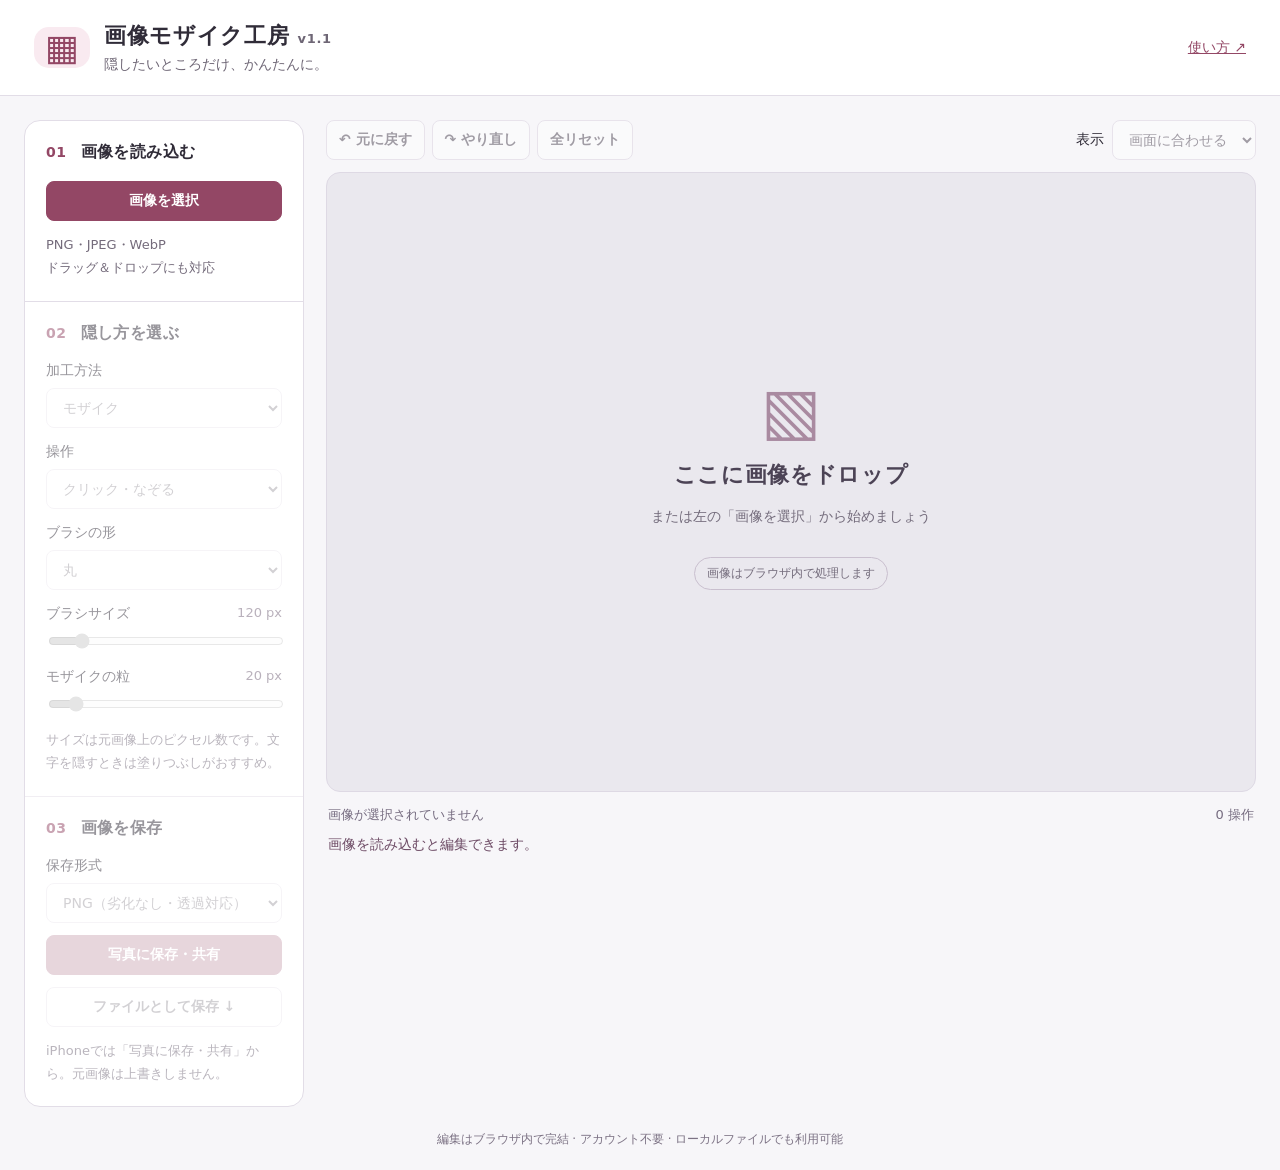
<file: index.html>
<!doctype html>
<html lang="ja"><head><meta charset="utf-8"><meta name="viewport" content="width=device-width, initial-scale=1"><meta name="description" content="ブラウザ内で写真にモザイク・塗りつぶし。画像の送信なしで編集・保存できます。"><title>画像モザイク工房</title><link rel="stylesheet" href="style.css"><script defer src="raster.js"></script><script defer src="share.js"></script><script defer src="app.js"></script></head>
<body><header><div class="brand"><span class="mark" aria-hidden="true">▦</span><div><h1>画像モザイク工房 <small id="version"></small></h1><p>隠したいところだけ、かんたんに。</p></div></div><a href="manual.html" target="_blank" rel="noopener">使い方 ↗</a></header>
<main><aside><section><h2>01 <span>画像を読み込む</span></h2><button id="open" class="primary">画像を選択</button><input id="file" type="file" accept="image/png,image/jpeg,image/webp" hidden><p class="hint">PNG・JPEG・WebP<br>ドラッグ＆ドロップにも対応</p></section>
<fieldset id="controls" disabled><section><h2>02 <span>隠し方を選ぶ</span></h2><label for="effect">加工方法</label><select id="effect"><option value="mosaic">モザイク</option><option value="fill">塗りつぶし</option></select><label for="tool">操作</label><select id="tool"><option value="brush">クリック・なぞる</option><option value="rect">四角く囲む</option></select><div id="brushOptions"><label for="shape">ブラシの形</label><select id="shape"><option value="circle">丸</option><option value="square">四角</option></select><label for="size">ブラシサイズ <output id="sizeValue">120 px</output></label><input id="size" type="range" min="4" max="1000" value="120"></div><div id="mosaicOptions"><label for="pixel">モザイクの粒 <output id="pixelValue">20 px</output></label><input id="pixel" type="range" min="2" max="200" value="20"></div><div id="fillOptions" hidden><label for="color">塗りつぶす色（不透明）</label><input id="color" type="color" value="#25232a"></div><p class="hint">サイズは元画像上のピクセル数です。文字を隠すときは塗りつぶしがおすすめ。</p></section>
<section><h2>03 <span>画像を保存</span></h2><label for="format">保存形式</label><select id="format"><option value="png">PNG（劣化なし・透過対応）</option><option value="jpeg">JPEG（白背景・品質95%）</option></select><button id="photoPrepare" class="primary">写真に保存・共有</button><button id="save">ファイルとして保存 ↓</button><p class="hint">iPhoneでは「写真に保存・共有」から。元画像は上書きしません。</p></section></fieldset></aside>
<div class="workspace"><div class="toolbar"><div class="actions"><button id="undo" disabled title="Ctrl / ⌘ + Z">↶ 元に戻す</button><button id="redo" disabled title="Ctrl / ⌘ + Shift + Z">↷ やり直し</button><button id="reset" disabled>全リセット</button></div><div class="zoom"><label for="zoom">表示</label><select id="zoom" disabled><option value="fit">画面に合わせる</option><option value="0.25">25%</option><option value="0.5">50%</option><option value="1">100%</option><option value="2">200%</option><option value="4">400%</option></select></div></div>
<div id="viewport"><div id="empty"><span class="empty-icon" aria-hidden="true">▧</span><h2>ここに画像をドロップ</h2><p>または左の「画像を選択」から始めましょう</p><span class="badge">画像はブラウザ内で処理します</span></div><div id="stage" hidden><canvas id="canvas" aria-label="画像編集領域：ポインターでクリックまたはドラッグ"></canvas><canvas id="overlay" aria-hidden="true"></canvas></div></div><div class="info"><span id="imageInfo">画像が選択されていません</span><span id="historyInfo">0 操作</span></div><p id="status" role="status" aria-live="polite">画像を読み込むと編集できます。</p></div></main><footer>編集はブラウザ内で完結 · アカウント不要 · ローカルファイルでも利用可能</footer><dialog id="photoDialog" aria-labelledby="photoTitle"><div class="photo-heading"><h2 id="photoTitle">写真に保存・共有</h2><button id="photoClose" autofocus>閉じる</button></div><p id="photoMessage" role="status" aria-live="polite"></p><button id="photoShare" class="primary" disabled>共有画面を開く</button><img id="photoPreview" alt="加工した保存用画像。長押しで保存メニューを開けます。" hidden><a id="photoDownload" hidden>ファイルとしてダウンロード</a><p class="hint">保存項目の表示はiOS・ブラウザによって異なります。保存後は「写真」アプリでご確認ください。</p></dialog><noscript>このアプリにはJavaScriptを有効にしてください。</noscript></body></html>
</file>
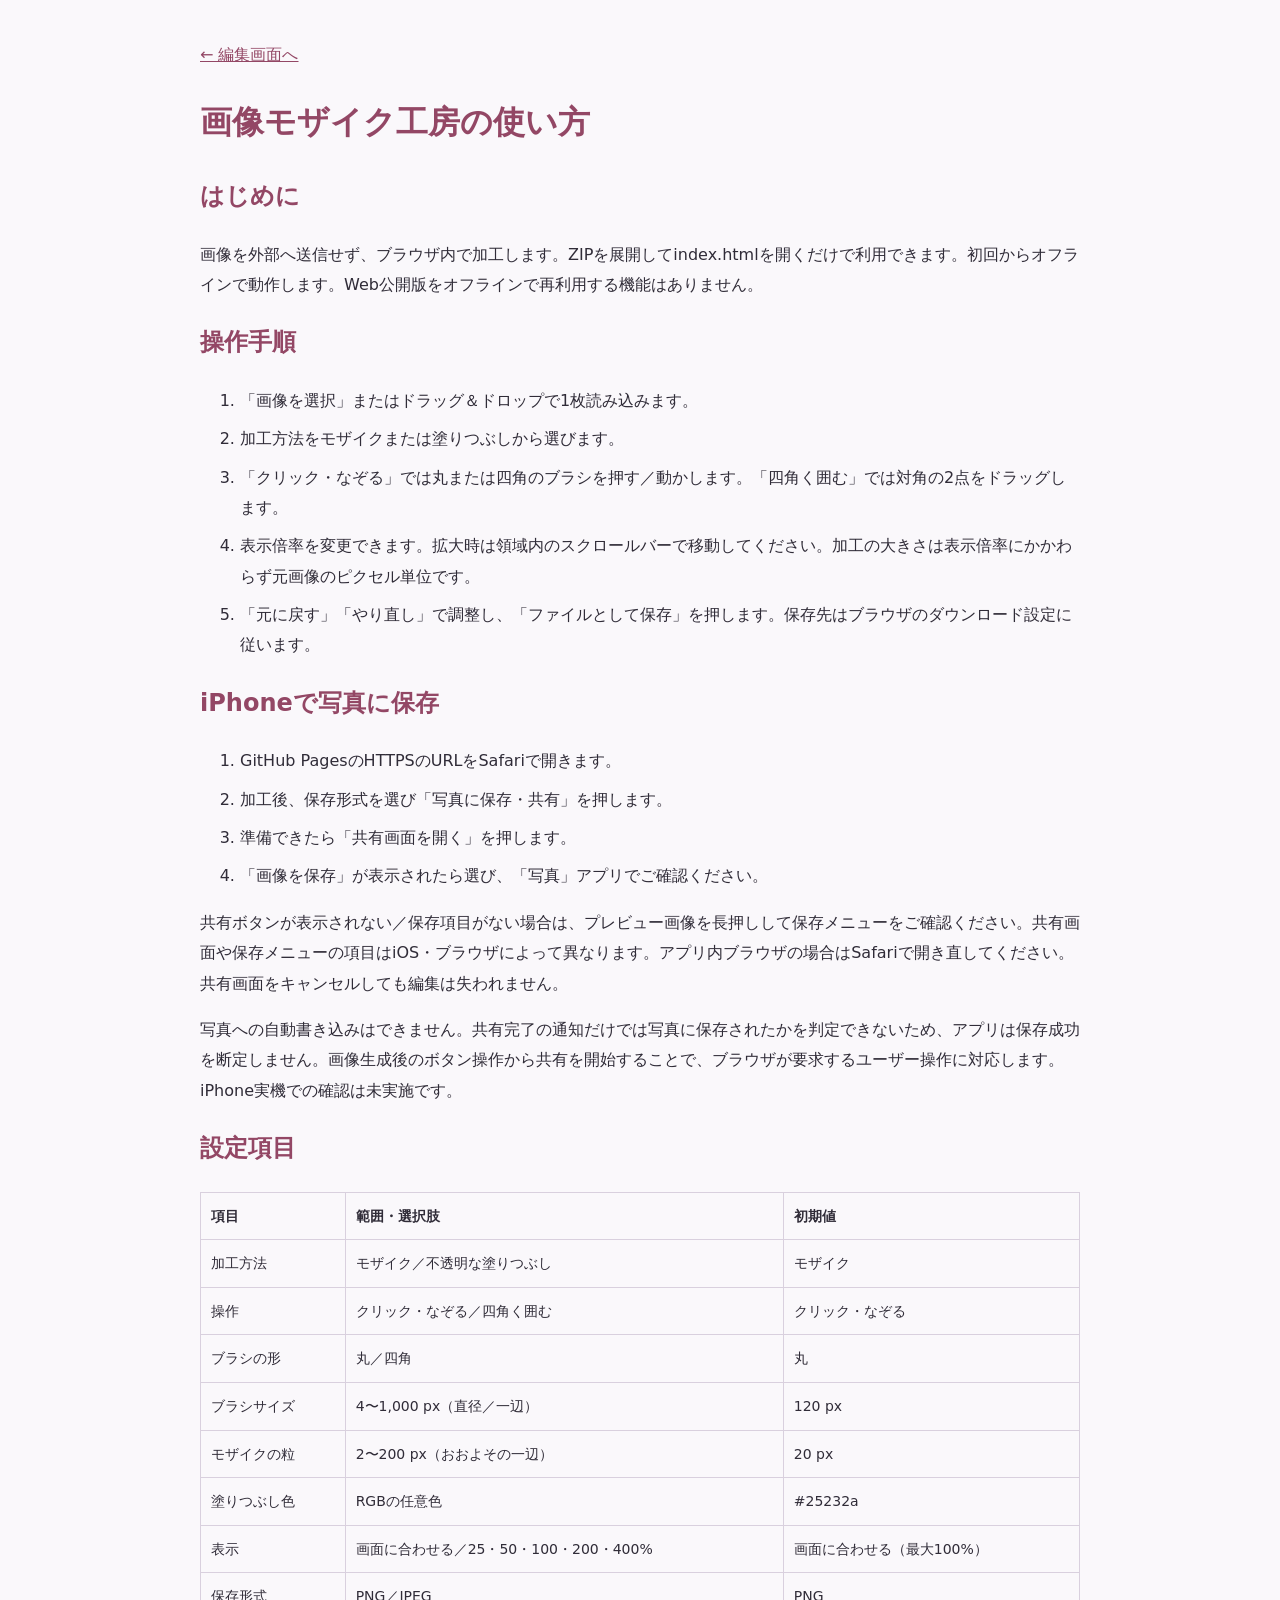
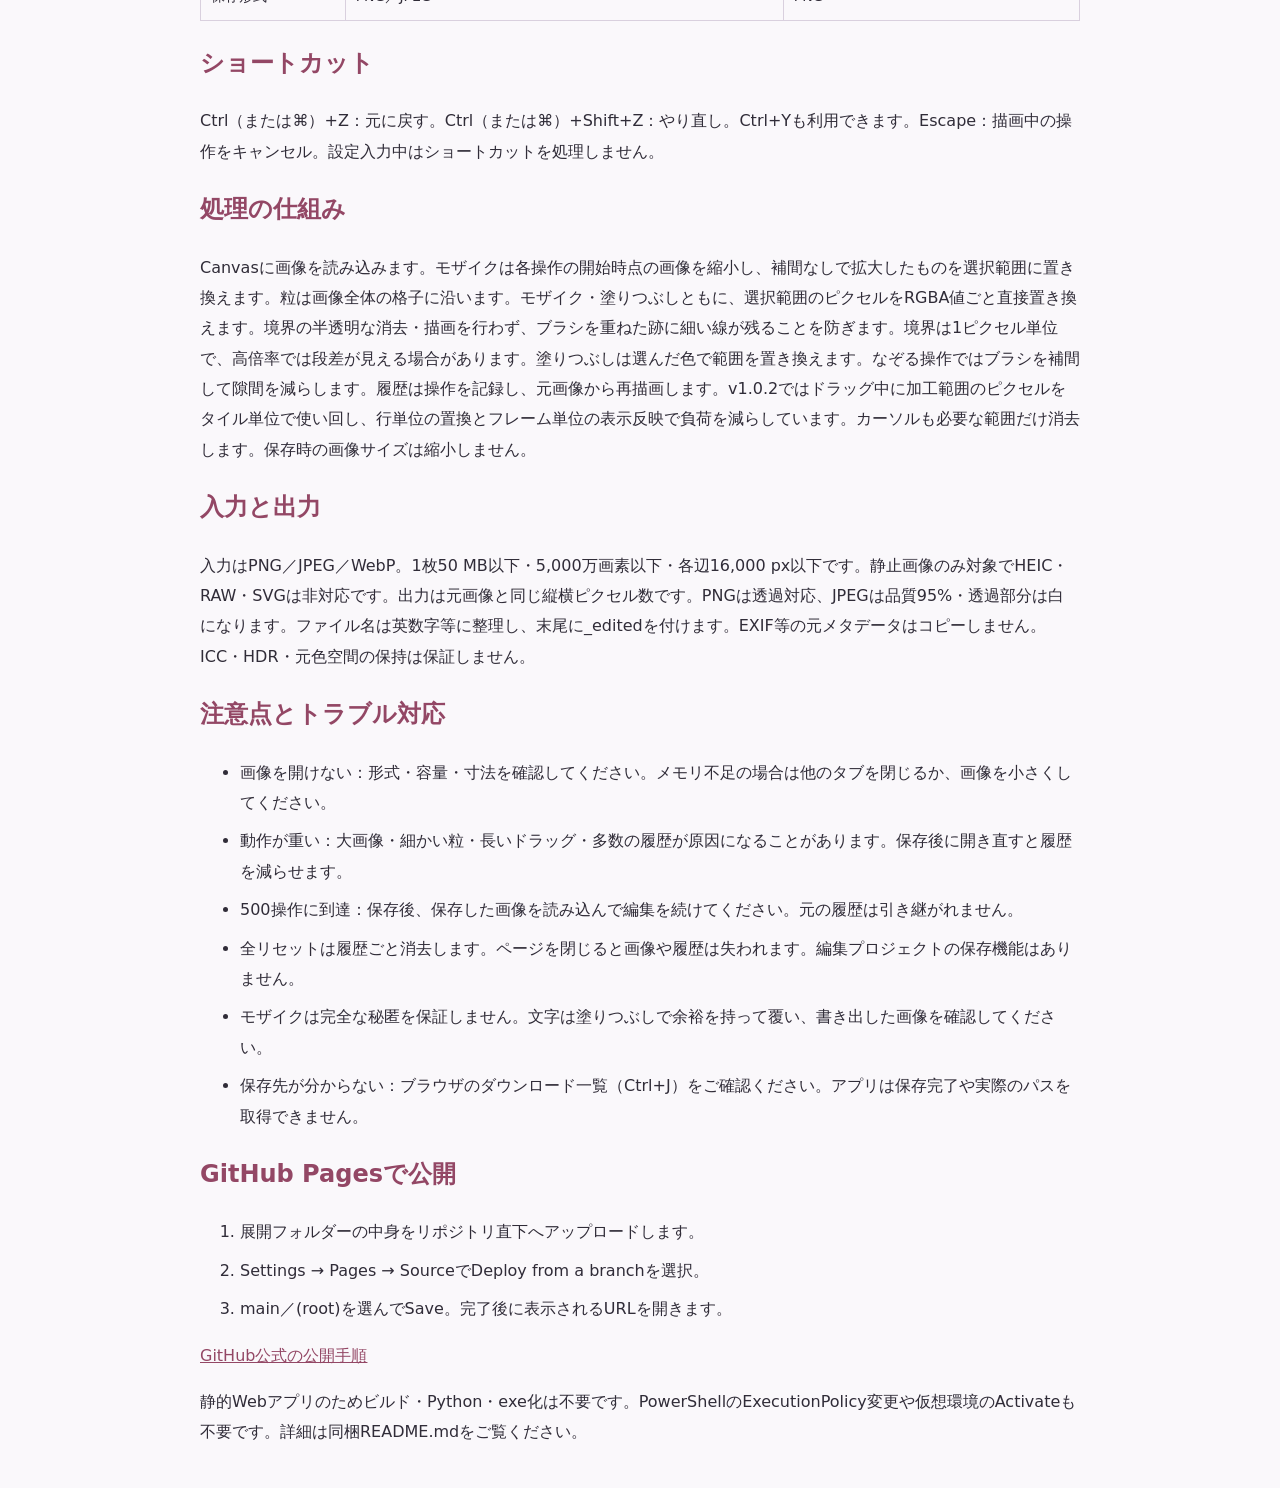
<file: manual.html>
<!doctype html><html lang="ja"><meta charset="utf-8"><meta name="viewport" content="width=device-width,initial-scale=1"><title>画像モザイク工房 — 使い方</title><style>body{max-width:880px;margin:40px auto;padding:0 24px;font:16px/1.9 system-ui,sans-serif;color:#302c38;background:#faf8fb}h1,h2,a{color:#934765}table{border-collapse:collapse;width:100%;font-size:14px}th,td{border:1px solid #d9d0de;padding:10px;text-align:left}code{background:#eee8f0;padding:2px 5px}li{margin:8px 0}</style><a href="index.html">← 編集画面へ</a><h1>画像モザイク工房の使い方</h1><h2>はじめに</h2><p>画像を外部へ送信せず、ブラウザ内で加工します。ZIPを展開してindex.htmlを開くだけで利用できます。初回からオフラインで動作します。Web公開版をオフラインで再利用する機能はありません。</p><h2>操作手順</h2><ol><li>「画像を選択」またはドラッグ＆ドロップで1枚読み込みます。</li><li>加工方法をモザイクまたは塗りつぶしから選びます。</li><li>「クリック・なぞる」では丸または四角のブラシを押す／動かします。「四角く囲む」では対角の2点をドラッグします。</li><li>表示倍率を変更できます。拡大時は領域内のスクロールバーで移動してください。加工の大きさは表示倍率にかかわらず元画像のピクセル単位です。</li><li>「元に戻す」「やり直し」で調整し、「ファイルとして保存」を押します。保存先はブラウザのダウンロード設定に従います。</li></ol><h2>iPhoneで写真に保存</h2><ol><li>GitHub PagesのHTTPSのURLをSafariで開きます。</li><li>加工後、保存形式を選び「写真に保存・共有」を押します。</li><li>準備できたら「共有画面を開く」を押します。</li><li>「画像を保存」が表示されたら選び、「写真」アプリでご確認ください。</li></ol><p>共有ボタンが表示されない／保存項目がない場合は、プレビュー画像を長押しして保存メニューをご確認ください。共有画面や保存メニューの項目はiOS・ブラウザによって異なります。アプリ内ブラウザの場合はSafariで開き直してください。共有画面をキャンセルしても編集は失われません。</p><p>写真への自動書き込みはできません。共有完了の通知だけでは写真に保存されたかを判定できないため、アプリは保存成功を断定しません。画像生成後のボタン操作から共有を開始することで、ブラウザが要求するユーザー操作に対応します。iPhone実機での確認は未実施です。</p><h2>設定項目</h2><table><tr><th>項目</th><th>範囲・選択肢</th><th>初期値</th></tr><tr><td>加工方法</td><td>モザイク／不透明な塗りつぶし</td><td>モザイク</td></tr><tr><td>操作</td><td>クリック・なぞる／四角く囲む</td><td>クリック・なぞる</td></tr><tr><td>ブラシの形</td><td>丸／四角</td><td>丸</td></tr><tr><td>ブラシサイズ</td><td>4〜1,000 px（直径／一辺）</td><td>120 px</td></tr><tr><td>モザイクの粒</td><td>2〜200 px（おおよその一辺）</td><td>20 px</td></tr><tr><td>塗りつぶし色</td><td>RGBの任意色</td><td>#25232a</td></tr><tr><td>表示</td><td>画面に合わせる／25・50・100・200・400%</td><td>画面に合わせる（最大100%）</td></tr><tr><td>保存形式</td><td>PNG／JPEG</td><td>PNG</td></tr></table><h2>ショートカット</h2><p>Ctrl（または⌘）+Z：元に戻す。Ctrl（または⌘）+Shift+Z：やり直し。Ctrl+Yも利用できます。Escape：描画中の操作をキャンセル。設定入力中はショートカットを処理しません。</p><h2>処理の仕組み</h2><p>Canvasに画像を読み込みます。モザイクは各操作の開始時点の画像を縮小し、補間なしで拡大したものを選択範囲に置き換えます。粒は画像全体の格子に沿います。モザイク・塗りつぶしともに、選択範囲のピクセルをRGBA値ごと直接置き換えます。境界の半透明な消去・描画を行わず、ブラシを重ねた跡に細い線が残ることを防ぎます。境界は1ピクセル単位で、高倍率では段差が見える場合があります。塗りつぶしは選んだ色で範囲を置き換えます。なぞる操作ではブラシを補間して隙間を減らします。履歴は操作を記録し、元画像から再描画します。v1.0.2ではドラッグ中に加工範囲のピクセルをタイル単位で使い回し、行単位の置換とフレーム単位の表示反映で負荷を減らしています。カーソルも必要な範囲だけ消去します。保存時の画像サイズは縮小しません。</p><h2>入力と出力</h2><p>入力はPNG／JPEG／WebP。1枚50 MB以下・5,000万画素以下・各辺16,000 px以下です。静止画像のみ対象でHEIC・RAW・SVGは非対応です。出力は元画像と同じ縦横ピクセル数です。PNGは透過対応、JPEGは品質95%・透過部分は白になります。ファイル名は英数字等に整理し、末尾に_editedを付けます。EXIF等の元メタデータはコピーしません。ICC・HDR・元色空間の保持は保証しません。</p><h2>注意点とトラブル対応</h2><ul><li>画像を開けない：形式・容量・寸法を確認してください。メモリ不足の場合は他のタブを閉じるか、画像を小さくしてください。</li><li>動作が重い：大画像・細かい粒・長いドラッグ・多数の履歴が原因になることがあります。保存後に開き直すと履歴を減らせます。</li><li>500操作に到達：保存後、保存した画像を読み込んで編集を続けてください。元の履歴は引き継がれません。</li><li>全リセットは履歴ごと消去します。ページを閉じると画像や履歴は失われます。編集プロジェクトの保存機能はありません。</li><li>モザイクは完全な秘匿を保証しません。文字は塗りつぶしで余裕を持って覆い、書き出した画像を確認してください。</li><li>保存先が分からない：ブラウザのダウンロード一覧（Ctrl+J）をご確認ください。アプリは保存完了や実際のパスを取得できません。</li></ul><h2>GitHub Pagesで公開</h2><ol><li>展開フォルダーの中身をリポジトリ直下へアップロードします。</li><li>Settings → Pages → SourceでDeploy from a branchを選択。</li><li>main／(root)を選んでSave。完了後に表示されるURLを開きます。</li></ol><p><a href="https://docs.github.com/en/pages/getting-started-with-github-pages/configuring-a-publishing-source-for-your-github-pages-site">GitHub公式の公開手順</a></p><p>静的Webアプリのためビルド・Python・exe化は不要です。PowerShellのExecutionPolicy変更や仮想環境のActivateも不要です。詳細は同梱README.mdをご覧ください。</p></html>
</file>
<file: style.css>
:root{font-family:system-ui,-apple-system,"Segoe UI","Noto Sans JP",sans-serif;color:#302c38;background:#f7f6f9;font-size:16px;--accent:#934765;--line:#e2dde7}*{box-sizing:border-box}body{margin:0}header{height:96px;display:flex;align-items:center;justify-content:space-between;padding:20px 34px;background:white;border-bottom:1px solid var(--line)}.brand{display:flex;gap:14px;align-items:center}.mark{font-size:36px;color:var(--accent);background:#f9eaf0;width:56px;text-align:center;border-radius:15px}h1{font-size:22px;margin:0;font-weight:700;letter-spacing:.03em}h1 small{font-size:13px;color:#6e6675}header p{margin:5px 0 0;font-size:14px;color:#6e6675}a{color:var(--accent);font-size:14px}main{display:grid;grid-template-columns:280px minmax(0,1fr);margin:24px auto;max-width:1660px;padding:0 24px;gap:22px}aside{border:1px solid var(--line);border-radius:16px;background:white;overflow:hidden}section{padding:21px;border-bottom:1px solid var(--line)}section:last-child{border-bottom:0}h2{font-size:14px;color:var(--accent);margin:0 0 18px;letter-spacing:.03em}h2 span{margin-left:9px;font-size:16px;color:#302c38}button,select,input{font:inherit}button,select{border:1px solid #d6cedc;border-radius:8px;background:white;color:#39313f;min-height:40px;padding:8px 12px}button{cursor:pointer;font-weight:600;font-size:14px}button:hover:enabled{background:#f8edf2;border-color:#ae7892}button.primary{background:var(--accent);color:white;border-color:var(--accent);width:100%}button.primary:hover:enabled{background:#7a3551}button:disabled,select:disabled{opacity:.45;cursor:default}button:focus-visible,select:focus-visible,input:focus-visible,a:focus-visible{outline:3px solid #426cc2;outline-offset:3px}label{font-size:14px;display:block;margin:15px 0 8px}select{width:100%;font-size:14px}input[type=range]{width:100%;accent-color:var(--accent)}input[type=color]{width:100%;height:40px;border:1px solid var(--line);background:white;border-radius:8px}output{float:right;color:#736378;font-size:13px}fieldset{padding:0;margin:0;border:0;min-width:0}fieldset:disabled{opacity:.5}.hint{font-size:13px;line-height:1.8;color:#746b7b;margin:12px 0 0}#save{margin-top:12px}.workspace{min-width:0;display:flex;flex-direction:column}.toolbar{display:flex;justify-content:space-between;gap:12px;flex-wrap:wrap;margin-bottom:12px}.actions{display:flex;flex-wrap:wrap;gap:7px}.zoom{display:flex;align-items:center;gap:8px}.zoom label{margin:0;white-space:nowrap}.zoom select{width:auto}#viewport{height:calc(100vh - 280px);min-height:420px;overflow:auto;position:relative;background:#eae8ee;border:1px solid #ded9e4;border-radius:14px;padding:24px;overscroll-behavior:contain}#viewport.dragover{outline:3px dashed var(--accent);outline-offset:-6px}#empty{height:100%;min-height:330px;display:flex;justify-content:center;align-items:center;flex-direction:column;text-align:center;padding:16px;color:#746c7c}#empty h2{font-size:22px;color:#4c4355;margin:12px 0 0}#empty p{font-size:14px;line-height:1.8}.empty-icon{font-size:64px;color:#a98aa0}.badge{font-size:12px;border:1px solid #c9bfce;padding:7px 12px;border-radius:20px;margin-top:13px}#stage{position:relative;margin:auto;background:repeating-conic-gradient(#eee 0% 25%,white 0% 50%) 50%/16px 16px;box-shadow:0 5px 26px #34253918;touch-action:none}canvas{display:block;width:100%;height:100%}#overlay{position:absolute;inset:0;cursor:crosshair;touch-action:none}.info{display:flex;justify-content:space-between;gap:12px;font-size:13px;color:#766c80;padding:14px 2px 0;overflow-wrap:anywhere}#status{font-size:14px;min-height:24px;color:#6d4b65;margin:12px 2px}footer{text-align:center;color:#7c7284;font-size:12px;padding:0 20px 22px}[hidden]{display:none!important}@media(max-width:800px){header{padding:16px;height:auto}h1{font-size:18px}.mark{width:42px;font-size:30px}main{grid-template-columns:1fr;padding:0 12px;margin:14px auto;gap:14px}.workspace{grid-row:1}#viewport{height:52vh;min-height:280px;padding:12px}#empty{min-height:230px}.toolbar{gap:8px}.actions button{padding:7px 9px;font-size:13px}aside section{padding:16px}fieldset{display:grid;grid-template-columns:1fr 1fr}fieldset section{border:0}.info{font-size:12px}header p{font-size:12px}}@media(max-width:430px){fieldset{grid-template-columns:1fr}header a{font-size:12px}}

#photoPrepare{margin-top:12px}#save{width:100%}#photoDialog{width:min(560px,calc(100% - 24px));max-height:88vh;max-height:88dvh;overflow:auto;border:1px solid var(--line);border-radius:16px;padding:22px;color:#302c38;background:white}#photoDialog::backdrop{background:#23172f88}.photo-heading{display:flex;align-items:center;justify-content:space-between;gap:12px}.photo-heading h2{font-size:19px;margin:0}#photoMessage{font-size:15px;line-height:1.8}#photoPreview{display:block;max-width:100%;height:auto;max-height:48vh;object-fit:contain;margin:18px auto;touch-action:auto;-webkit-touch-callout:default;user-select:auto}#photoDownload{display:inline-block;padding:12px 0}
</file>
